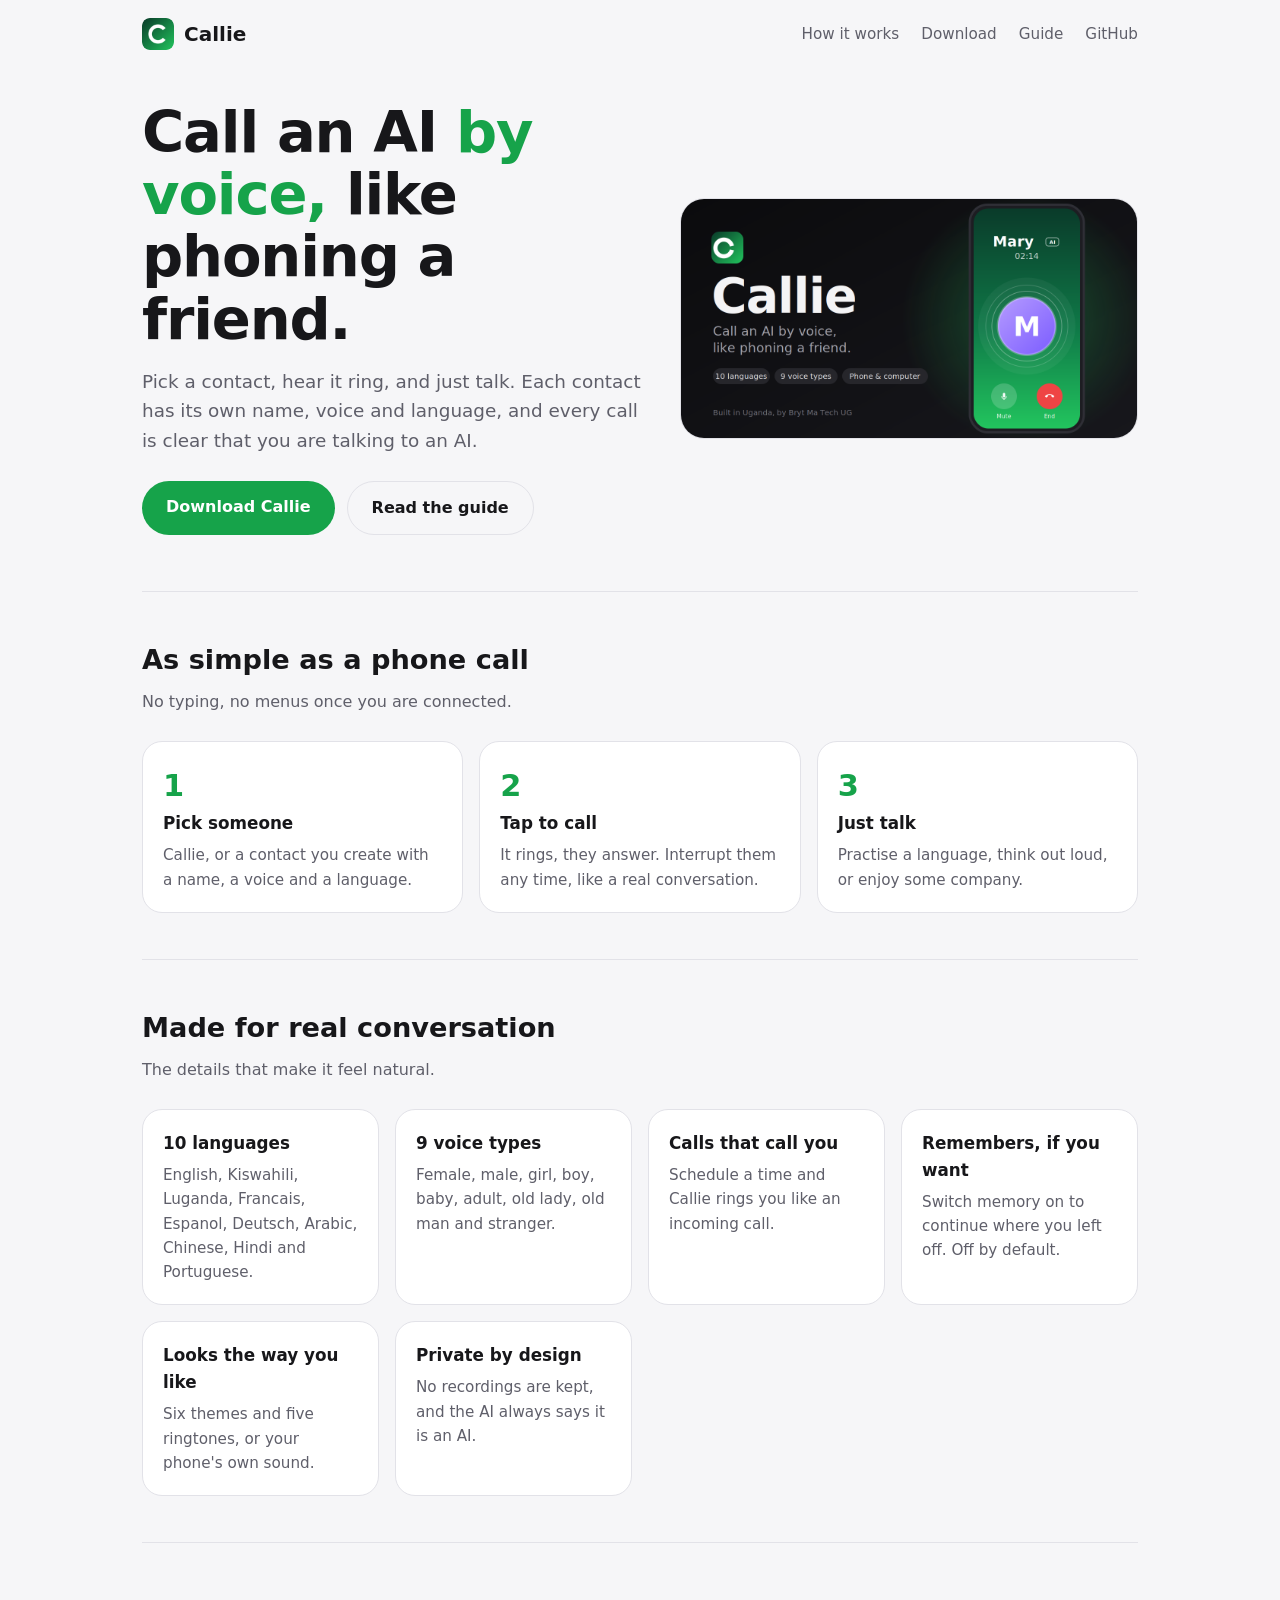
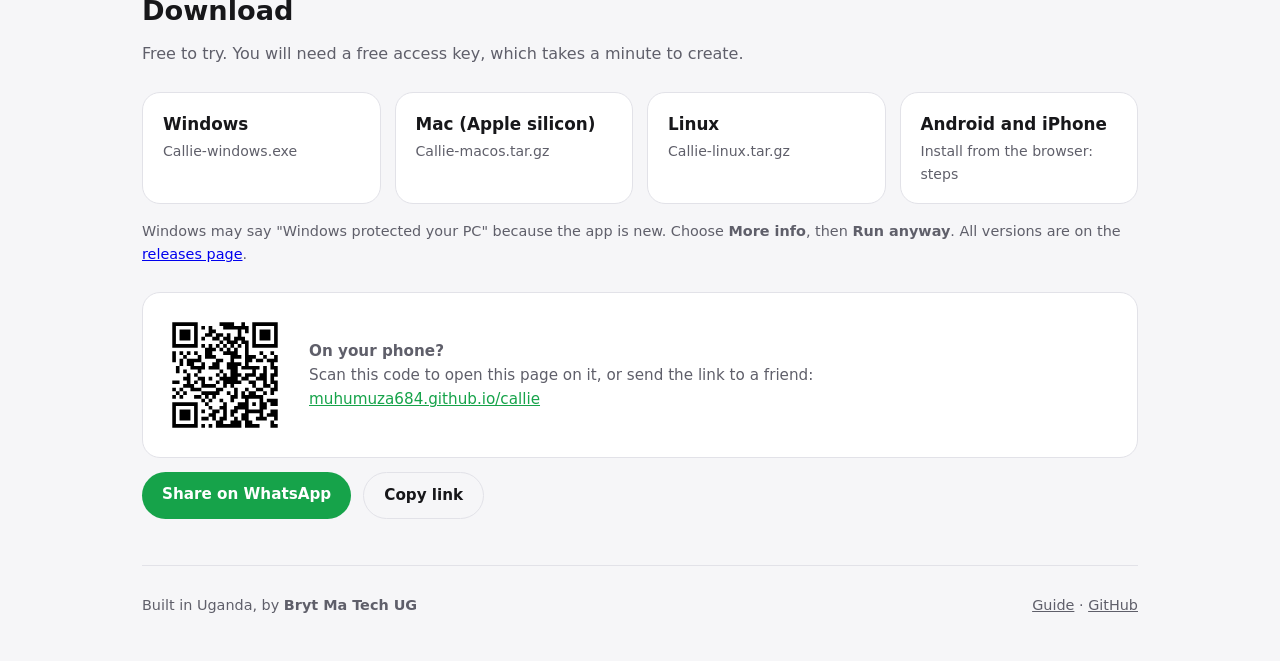
<file: docs/index.html>
<!doctype html>
<html lang="en">
<head>
<meta charset="utf-8">
<meta name="viewport" content="width=device-width, initial-scale=1">
<title>Callie - call an AI by voice</title>
<meta name="description" content="Callie lets you talk with friendly AI companions by voice, as simply as making a phone call.">
<meta property="og:title" content="Callie"><meta property="og:description" content="Call an AI by voice, like phoning a friend."><meta property="og:image" content="hero.png">
<link rel="icon" href="icon.png">
<style>
:root{--bg:#0b0b0d;--panel:#141417;--line:#26262b;--ink:#f4f4f5;--mute:#a1a1aa;--accent:#22c55e;--on:#04210f}
@media (prefers-color-scheme:light){:root{--bg:#f6f6f8;--panel:#fff;--line:#e2e2e8;--ink:#17171a;--mute:#5f5f6a;--accent:#16a34a;--on:#fff}}
*{box-sizing:border-box}html{scroll-behavior:smooth}
body{margin:0;background:var(--bg);color:var(--ink);font-family:system-ui,-apple-system,Segoe UI,sans-serif;line-height:1.6}
.wrap{max-width:1040px;margin:0 auto;padding:0 22px}
nav{display:flex;align-items:center;justify-content:space-between;padding:18px 0}
.logo{display:flex;align-items:center;gap:10px;font-weight:700;font-size:1.25rem;color:inherit;text-decoration:none}.logo img{width:32px;height:32px;border-radius:8px}
nav a.l{color:var(--mute);text-decoration:none;margin-left:22px;font-size:.95rem}
.hero{display:grid;grid-template-columns:1.05fr .95fr;gap:32px;align-items:center;padding:34px 0 56px}
@media(max-width:820px){.hero{grid-template-columns:1fr}nav a.l{display:none}}
h1{font-size:clamp(2.2rem,5.2vw,3.6rem);line-height:1.08;margin:0 0 16px;letter-spacing:-.02em}h1 em{font-style:normal;color:var(--accent)}
.lead{color:var(--mute);font-size:1.15rem;max-width:32em;margin:0 0 26px}
.btns{display:flex;gap:12px;flex-wrap:wrap}
.btn{display:inline-block;padding:13px 24px;border-radius:999px;font-weight:600;text-decoration:none;background:var(--accent);color:var(--on)}
.btn.o{background:none;border:1px solid var(--line);color:var(--ink)}
.hero img.pic{width:100%;height:auto;border-radius:24px;border:1px solid var(--line)}
section{padding:46px 0;border-top:1px solid var(--line)}h2{font-size:1.7rem;margin:0 0 8px}.sub{color:var(--mute);margin:0 0 26px}
.grid{display:grid;grid-template-columns:repeat(auto-fit,minmax(220px,1fr));gap:16px}
.card{background:var(--panel);border:1px solid var(--line);border-radius:20px;padding:20px}.card h3{margin:0 0 6px;font-size:1.05rem}.card p{margin:0;color:var(--mute);font-size:.95rem}
.num{font-size:1.9rem;font-weight:700;color:var(--accent)}
.dl{display:grid;grid-template-columns:repeat(auto-fit,minmax(200px,1fr));gap:14px}
.dl a{display:flex;flex-direction:column;gap:2px;padding:18px 20px;border-radius:18px;background:var(--panel);border:1px solid var(--line);color:inherit;text-decoration:none}
.dl a:hover{border-color:var(--accent)}.dl b{font-size:1.05rem}.dl span{color:var(--mute);font-size:.88rem}
.note{color:var(--mute);font-size:.9rem;margin-top:16px}
.share{display:flex;gap:12px;flex-wrap:wrap;margin-top:14px}.share .btn{padding:10px 20px;font-size:.95rem}
.qr{display:flex;gap:18px;align-items:center;margin-top:26px;padding:16px;background:var(--panel);border:1px solid var(--line);border-radius:18px}.qr img{background:#fff;border-radius:10px;padding:6px;flex:none}.qr p{margin:0;color:var(--mute);font-size:.95rem}.qr a{color:var(--accent)}@media (max-width:480px){.qr{flex-direction:column;text-align:center}}
footer{border-top:1px solid var(--line);padding:28px 0 44px;color:var(--mute);font-size:.9rem;display:flex;justify-content:space-between;flex-wrap:wrap;gap:10px}footer a{color:inherit}
</style>
</head>
<body>
<div class="wrap">
  <nav><a class="logo" href="#"><img src="icon.png" alt="">Callie</a>
    <div><a class="l" href="#how">How it works</a><a class="l" href="#download">Download</a><a class="l" href="guide.html">Guide</a><a class="l" href="https://github.com/muhumuza684/callie">GitHub</a></div></nav>

  <div class="hero">
    <div>
      <h1>Call an AI <em>by voice,</em> like phoning a friend.</h1>
      <p class="lead">Pick a contact, hear it ring, and just talk. Each contact has its own name, voice and language, and every call is clear that you are talking to an AI.</p>
      <div class="btns"><a class="btn" href="#download">Download Callie</a><a class="btn o" href="guide.html">Read the guide</a></div>
    </div>
    <img class="pic" src="hero.png" alt="Callie on a call with Mary">
  </div>

  <section id="how">
    <h2>As simple as a phone call</h2><p class="sub">No typing, no menus once you are connected.</p>
    <div class="grid">
      <div class="card"><div class="num">1</div><h3>Pick someone</h3><p>Callie, or a contact you create with a name, a voice and a language.</p></div>
      <div class="card"><div class="num">2</div><h3>Tap to call</h3><p>It rings, they answer. Interrupt them any time, like a real conversation.</p></div>
      <div class="card"><div class="num">3</div><h3>Just talk</h3><p>Practise a language, think out loud, or enjoy some company.</p></div>
    </div>
  </section>

  <section>
    <h2>Made for real conversation</h2><p class="sub">The details that make it feel natural.</p>
    <div class="grid">
      <div class="card"><h3>10 languages</h3><p>English, Kiswahili, Luganda, Francais, Espanol, Deutsch, Arabic, Chinese, Hindi and Portuguese.</p></div>
      <div class="card"><h3>9 voice types</h3><p>Female, male, girl, boy, baby, adult, old lady, old man and stranger.</p></div>
      <div class="card"><h3>Calls that call you</h3><p>Schedule a time and Callie rings you like an incoming call.</p></div>
      <div class="card"><h3>Remembers, if you want</h3><p>Switch memory on to continue where you left off. Off by default.</p></div>
      <div class="card"><h3>Looks the way you like</h3><p>Six themes and five ringtones, or your phone's own sound.</p></div>
      <div class="card"><h3>Private by design</h3><p>No recordings are kept, and the AI always says it is an AI.</p></div>
    </div>
  </section>

  <section id="download">
    <h2>Download</h2><p class="sub">Free to try. You will need a free access key, which takes a minute to create.</p>
    <div class="dl">
      <a href="https://github.com/muhumuza684/callie/releases/latest/download/Callie-windows.exe"><b>Windows</b><span>Callie-windows.exe</span></a>
      <a href="https://github.com/muhumuza684/callie/releases/latest/download/Callie-macos.tar.gz"><b>Mac (Apple silicon)</b><span>Callie-macos.tar.gz</span></a>
      <a href="https://github.com/muhumuza684/callie/releases/latest/download/Callie-linux.tar.gz"><b>Linux</b><span>Callie-linux.tar.gz</span></a>
      <a id="phoneBtn" href="phone.html"><b>Android and iPhone</b><span>Install from the browser: steps</span></a>
    </div>
    <p class="note">Windows may say "Windows protected your PC" because the app is new. Choose <b>More info</b>, then <b>Run anyway</b>. All versions are on the <a href="https://github.com/muhumuza684/callie/releases">releases page</a>.</p>
    <div class="qr"><img src="qr.svg" width="132" height="132" alt="QR code that opens this page"><p><b>On your phone?</b><br>Scan this code to open this page on it, or send the link to a friend:<br><a href="https://muhumuza684.github.io/callie/">muhumuza684.github.io/callie</a></p></div>
    <div class="share"><a class="btn" id="wa" href="#">Share on WhatsApp</a><a class="btn o" id="copy" href="#">Copy link</a></div>
  </section>

  <footer><div>Built in Uganda, by <b>Bryt Ma Tech UG</b></div><div><a href="guide.html">Guide</a> &middot; <a href="https://github.com/muhumuza684/callie">GitHub</a></div></footer>
</div>
<script>
// Put your always-on Callie address here (it must start with https://). While it is empty, the phone button opens the install steps.
const APP_URL = "";
const SITE = "https://muhumuza684.github.io/callie/";
const btn = document.getElementById("phoneBtn");
if (APP_URL) { btn.href = APP_URL; btn.target = "_blank"; btn.rel = "noopener"; btn.querySelector("span").textContent = "Open Callie in your browser"; }
const msg = "Try Callie: call an AI by voice, like phoning a friend. " + SITE;
document.getElementById("wa").href = "https://wa.me/?text=" + encodeURIComponent(msg);
document.getElementById("copy").addEventListener("click", async e => {
  e.preventDefault();
  try { if (navigator.share) { await navigator.share({ title: "Callie", text: msg, url: SITE }); return; } } catch (_) { return; }
  try { await navigator.clipboard.writeText(SITE); e.target.textContent = "Link copied"; } catch (_) { window.prompt("Copy this link:", SITE); }
});
</script>
</body>
</html>
</file>
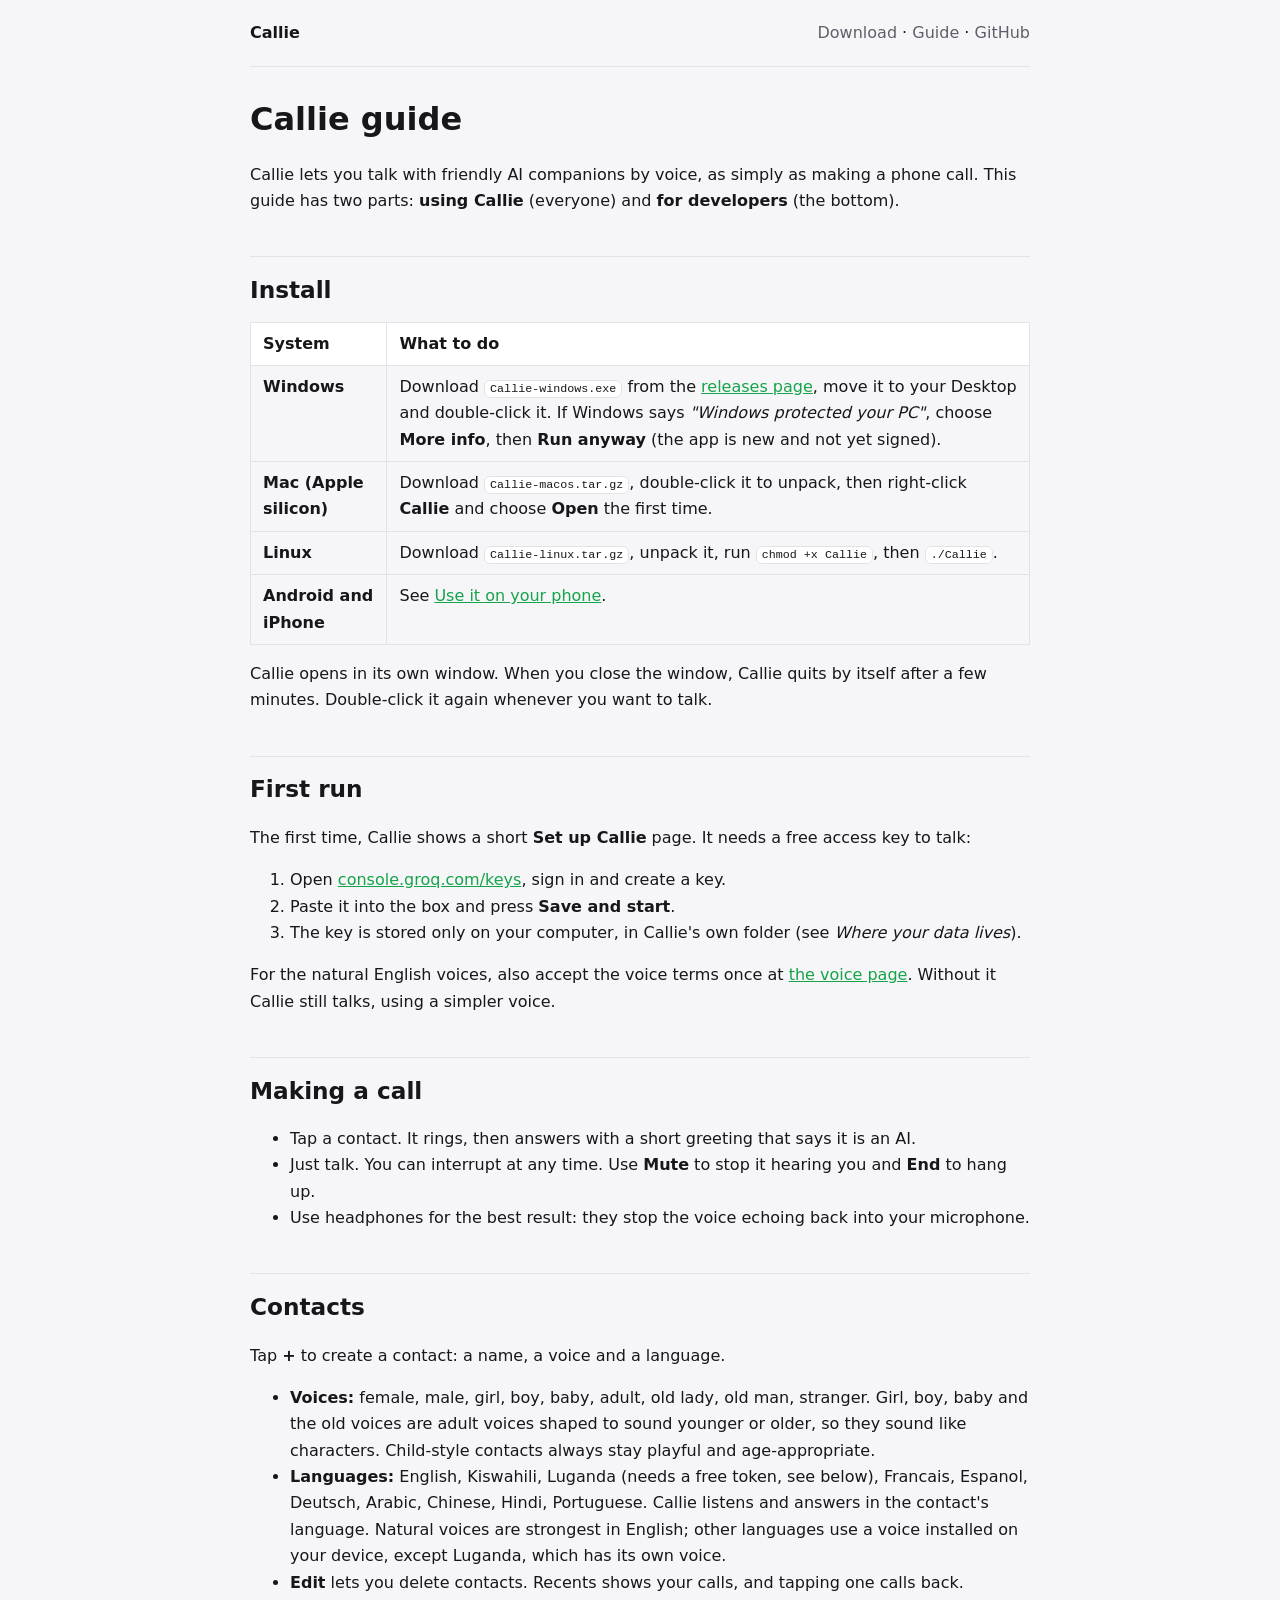
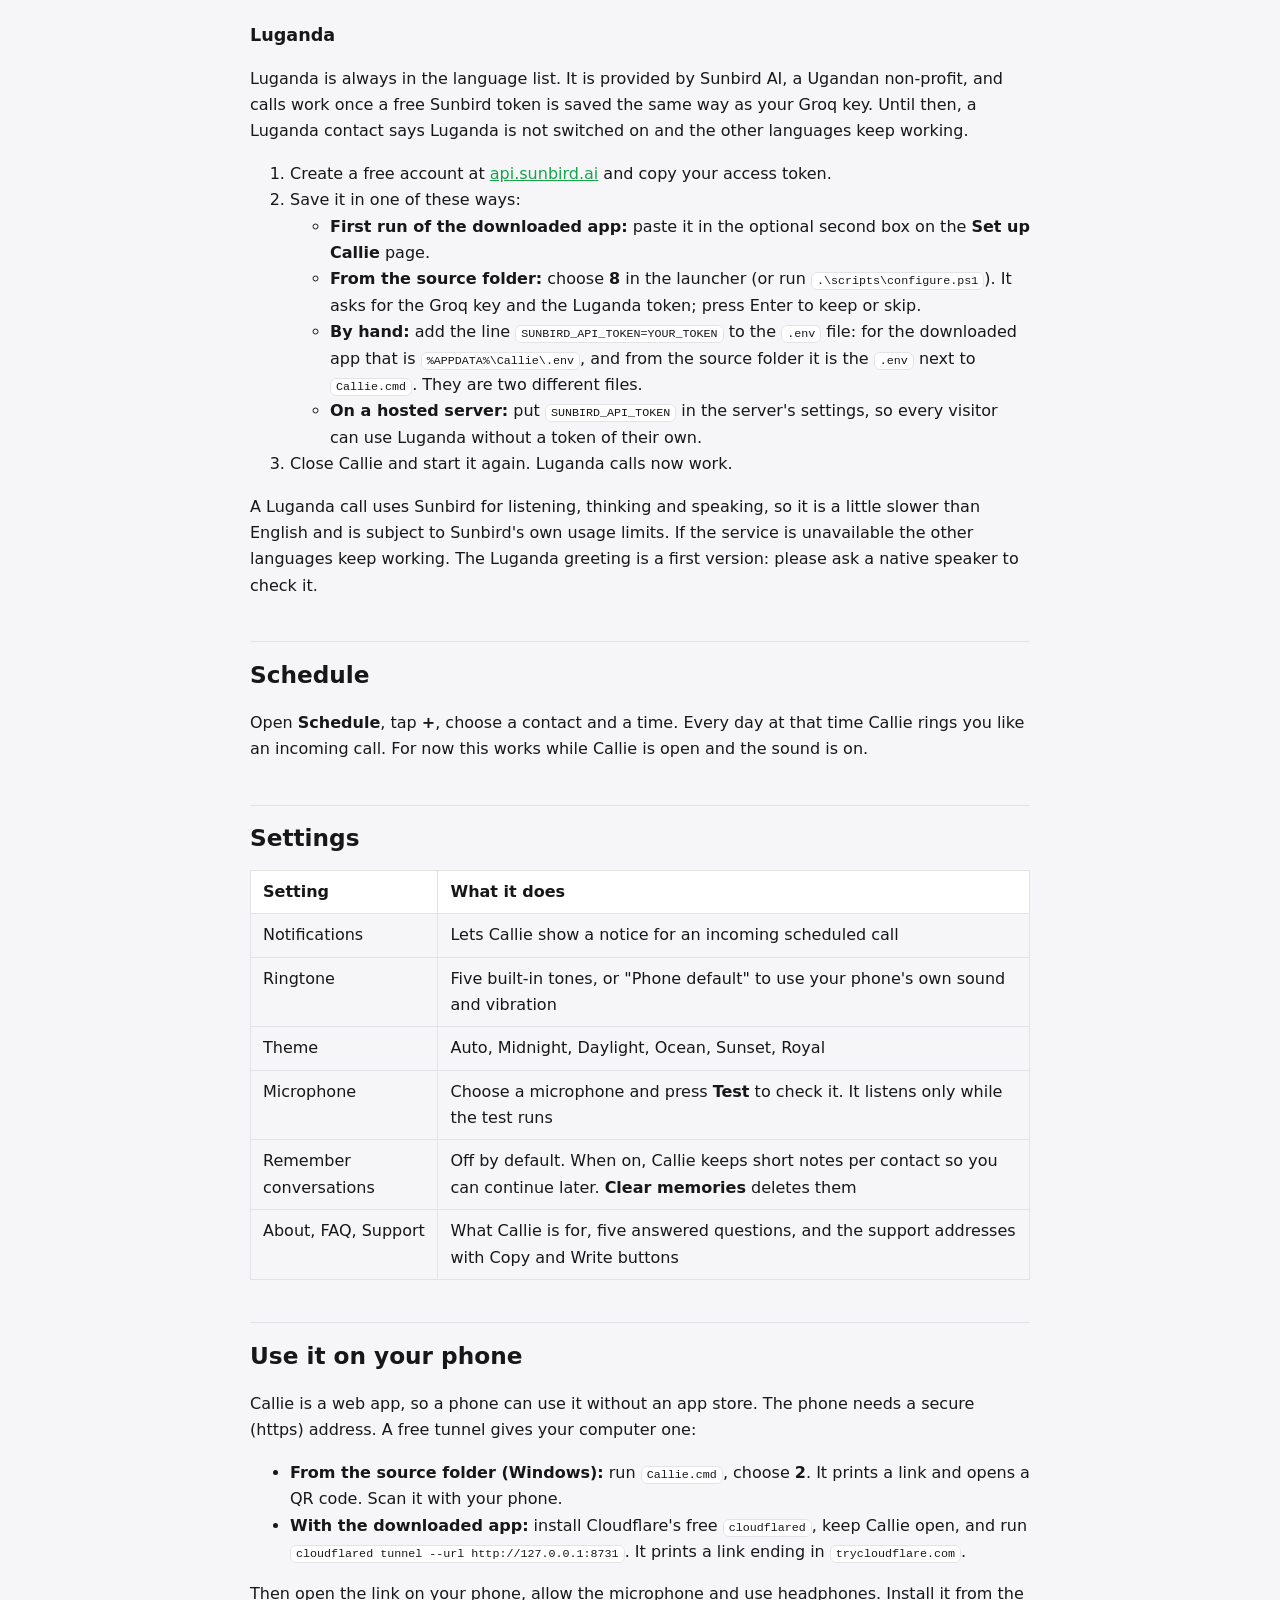
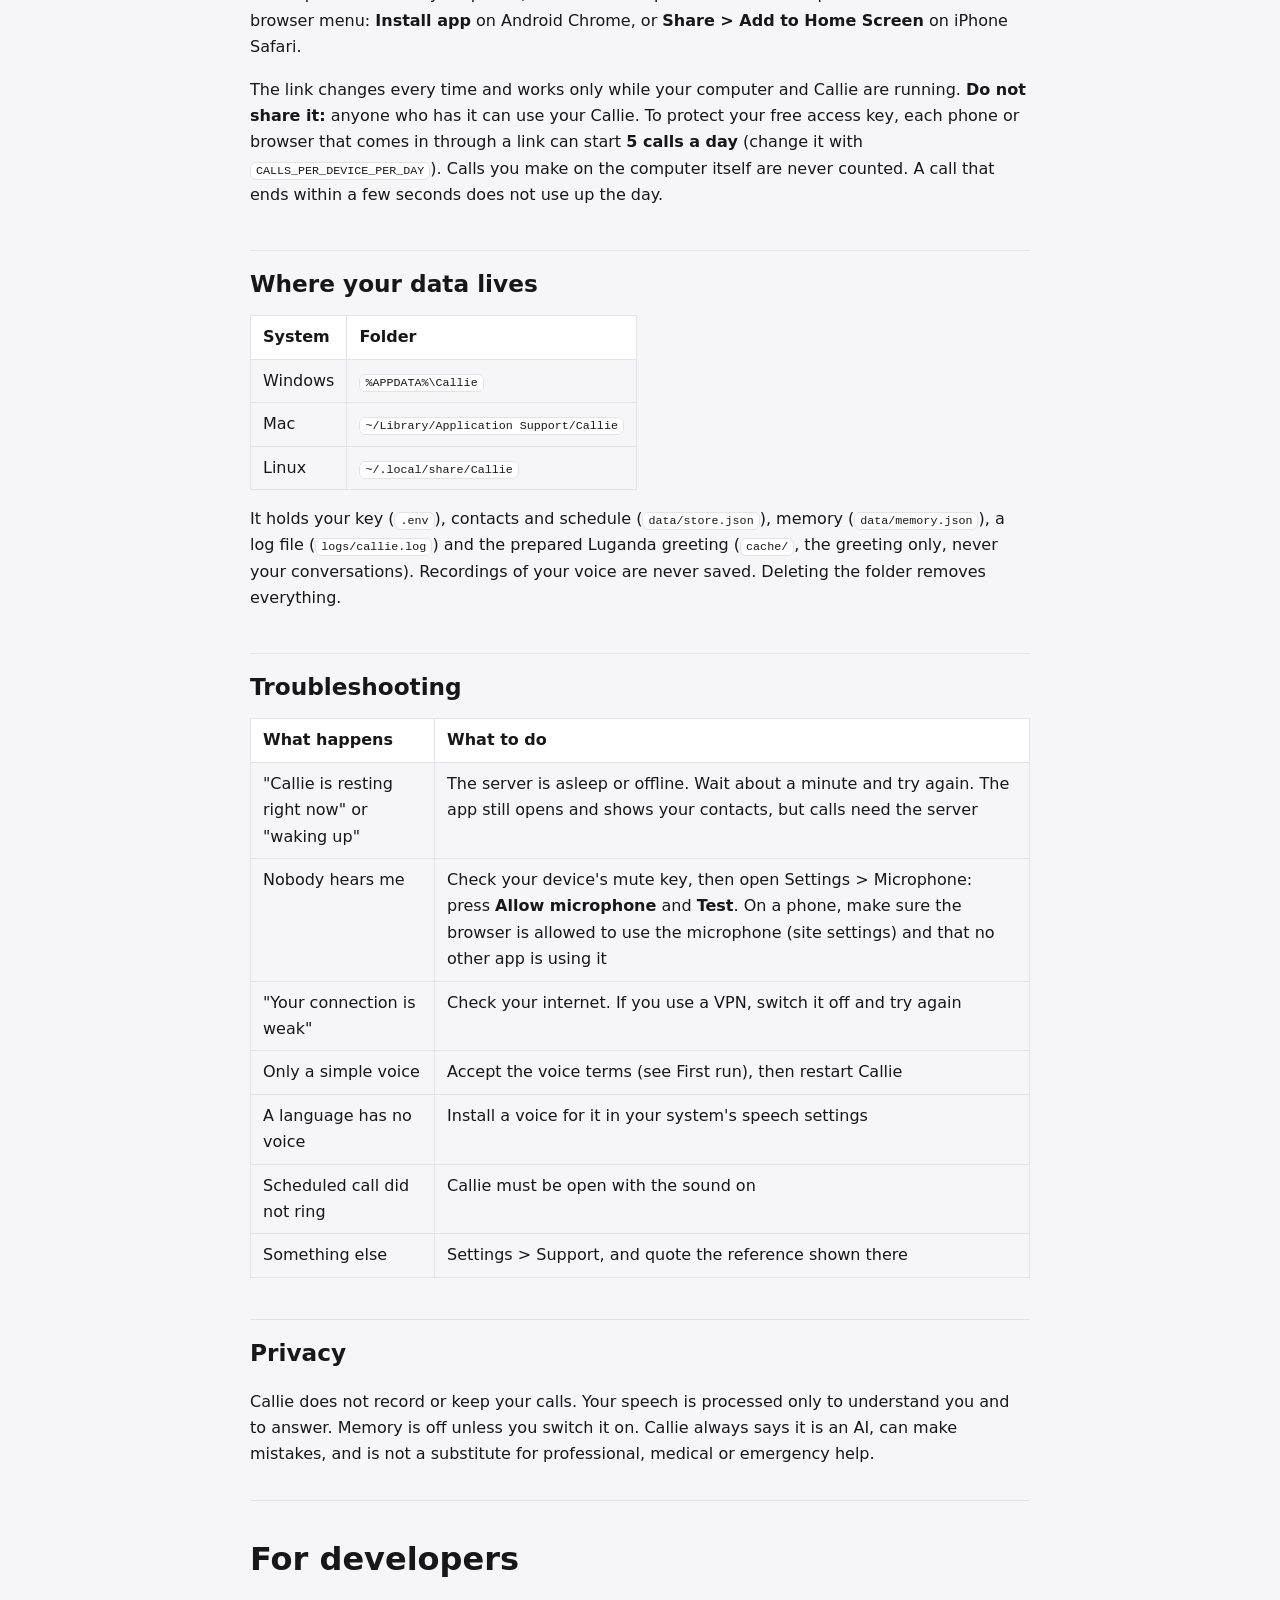
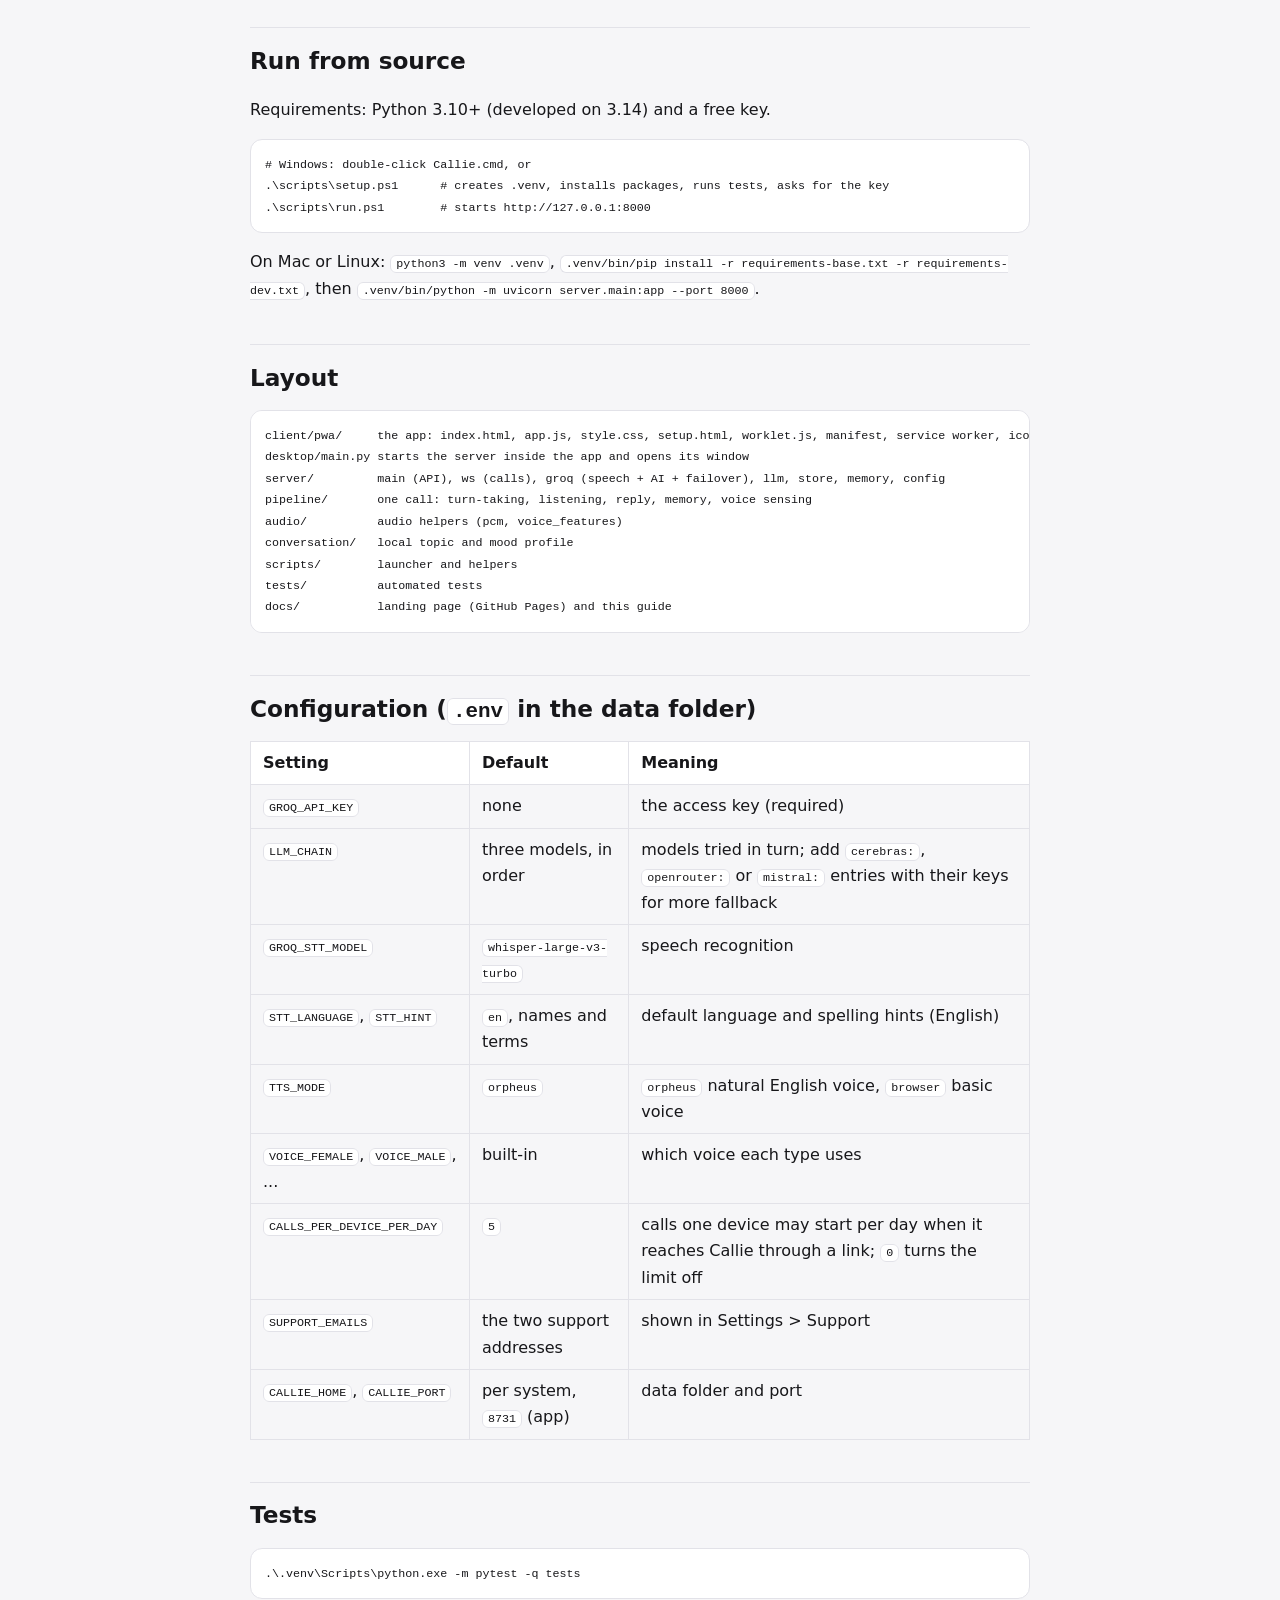
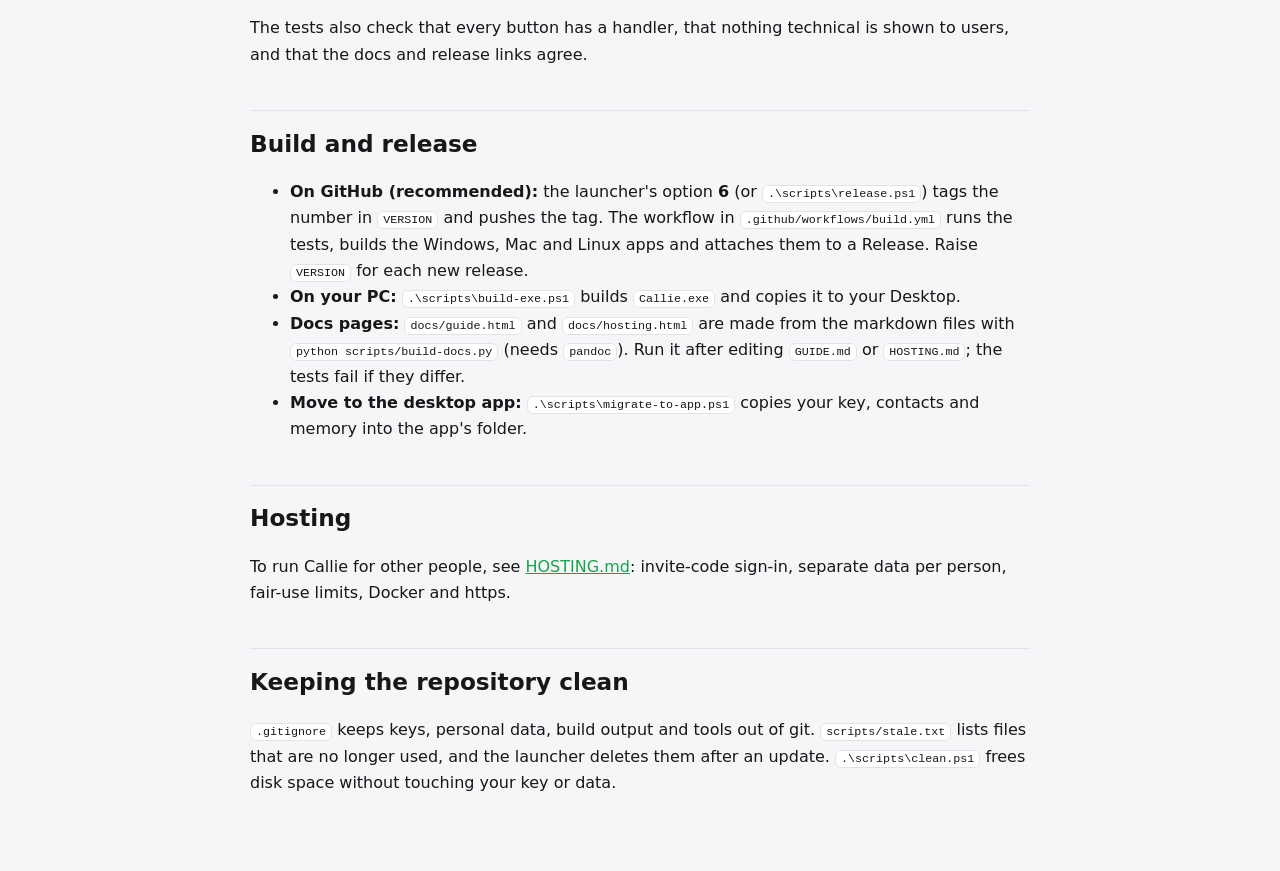
<file: docs/guide.html>
<!doctype html>
<html lang="en"><head><meta charset="utf-8"><meta name="viewport" content="width=device-width,initial-scale=1,viewport-fit=cover">
<title>Callie guide</title><link rel="icon" href="icon.png"><style>:root{--bg:#0b0b0d;--panel:#141417;--line:#26262b;--ink:#f4f4f5;--mute:#a1a1aa;--accent:#22c55e}
@media (prefers-color-scheme:light){:root{--bg:#f6f6f8;--panel:#fff;--line:#e2e2e8;--ink:#17171a;--mute:#5f5f6a;--accent:#16a34a}}
*{box-sizing:border-box}html{scroll-padding-top:16px}
body{margin:0;background:var(--bg);color:var(--ink);font-family:system-ui,-apple-system,Segoe UI,sans-serif;line-height:1.65;padding:env(safe-area-inset-top,0px) 0 env(safe-area-inset-bottom,0px)}
.w{max-width:820px;margin:0 auto;padding:0 20px 60px}
nav{display:flex;justify-content:space-between;align-items:center;padding:20px 0;border-bottom:1px solid var(--line);margin-bottom:10px}nav a{color:var(--mute);text-decoration:none}nav b a{color:var(--ink)}
h1{font-size:2rem;margin:.8em 0 .3em}h2{font-size:1.45rem;margin:1.8em 0 .4em;padding-top:.6em;border-top:1px solid var(--line)}h3{font-size:1.1rem;margin:1.4em 0 .3em}
a{color:var(--accent)}code{background:var(--panel);border:1px solid var(--line);border-radius:6px;padding:1px 5px;font-size:.9em}
pre{background:var(--panel);border:1px solid var(--line);border-radius:12px;padding:14px;overflow-x:auto}pre code{border:0;padding:0;background:none}
table{border-collapse:collapse;display:block;overflow-x:auto;max-width:100%;margin:12px 0}th,td{border:1px solid var(--line);padding:8px 12px;text-align:left;vertical-align:top}th{background:var(--panel)}
hr{border:0;border-top:1px solid var(--line);margin:2em 0}</style></head>
<body><div class="w"><nav><b><a href="./">Callie</a></b><span><a href="./#download">Download</a> &middot; <a href="guide.html">Guide</a> &middot; <a href="https://github.com/muhumuza684/callie">GitHub</a></span></nav>
<h1 id="callie-guide">Callie guide</h1>
<p>Callie lets you talk with friendly AI companions by voice, as simply
as making a phone call. This guide has two parts: <strong>using
Callie</strong> (everyone) and <strong>for developers</strong> (the
bottom).</p>
<h2 id="install">Install</h2>
<table>
<thead>
<tr class="header">
<th>System</th>
<th>What to do</th>
</tr>
</thead>
<tbody>
<tr class="odd">
<td><strong>Windows</strong></td>
<td>Download <code>Callie-windows.exe</code> from the <a
href="https://github.com/muhumuza684/callie/releases/latest">releases
page</a>, move it to your Desktop and double-click it. If Windows says
<em>"Windows protected your PC"</em>, choose <strong>More info</strong>,
then <strong>Run anyway</strong> (the app is new and not yet
signed).</td>
</tr>
<tr class="even">
<td><strong>Mac (Apple silicon)</strong></td>
<td>Download <code>Callie-macos.tar.gz</code>, double-click it to
unpack, then right-click <strong>Callie</strong> and choose
<strong>Open</strong> the first time.</td>
</tr>
<tr class="odd">
<td><strong>Linux</strong></td>
<td>Download <code>Callie-linux.tar.gz</code>, unpack it, run
<code>chmod +x Callie</code>, then <code>./Callie</code>.</td>
</tr>
<tr class="even">
<td><strong>Android and iPhone</strong></td>
<td>See <a href="#use-it-on-your-phone">Use it on your phone</a>.</td>
</tr>
</tbody>
</table>
<p>Callie opens in its own window. When you close the window, Callie
quits by itself after a few minutes. Double-click it again whenever you
want to talk.</p>
<h2 id="first-run">First run</h2>
<p>The first time, Callie shows a short <strong>Set up Callie</strong>
page. It needs a free access key to talk:</p>
<ol type="1">
<li>Open <a
href="https://console.groq.com/keys">console.groq.com/keys</a>, sign in
and create a key.</li>
<li>Paste it into the box and press <strong>Save and
start</strong>.</li>
<li>The key is stored only on your computer, in Callie's own folder (see
<em>Where your data lives</em>).</li>
</ol>
<p>For the natural English voices, also accept the voice terms once at
<a
href="https://console.groq.com/playground?model=canopylabs/orpheus-v1-english">the
voice page</a>. Without it Callie still talks, using a simpler
voice.</p>
<h2 id="making-a-call">Making a call</h2>
<ul>
<li>Tap a contact. It rings, then answers with a short greeting that
says it is an AI.</li>
<li>Just talk. You can interrupt at any time. Use <strong>Mute</strong>
to stop it hearing you and <strong>End</strong> to hang up.</li>
<li>Use headphones for the best result: they stop the voice echoing back
into your microphone.</li>
</ul>
<h2 id="contacts">Contacts</h2>
<p>Tap <strong>+</strong> to create a contact: a name, a voice and a
language.</p>
<ul>
<li><strong>Voices:</strong> female, male, girl, boy, baby, adult, old
lady, old man, stranger. Girl, boy, baby and the old voices are adult
voices shaped to sound younger or older, so they sound like characters.
Child-style contacts always stay playful and age-appropriate.</li>
<li><strong>Languages:</strong> English, Kiswahili, Luganda (needs a
free token, see below), Francais, Espanol, Deutsch, Arabic, Chinese,
Hindi, Portuguese. Callie listens and answers in the contact's language.
Natural voices are strongest in English; other languages use a voice
installed on your device, except Luganda, which has its own voice.</li>
<li><strong>Edit</strong> lets you delete contacts. Recents shows your
calls, and tapping one calls back.</li>
</ul>
<h3 id="luganda">Luganda</h3>
<p>Luganda is always in the language list. It is provided by Sunbird AI,
a Ugandan non-profit, and calls work once a free Sunbird token is saved
the same way as your Groq key. Until then, a Luganda contact says
Luganda is not switched on and the other languages keep working.</p>
<ol type="1">
<li>Create a free account at <a
href="https://api.sunbird.ai">api.sunbird.ai</a> and copy your access
token.</li>
<li>Save it in one of these ways:
<ul>
<li><strong>First run of the downloaded app:</strong> paste it in the
optional second box on the <strong>Set up Callie</strong> page.</li>
<li><strong>From the source folder:</strong> choose <strong>8</strong>
in the launcher (or run <code>.\scripts\configure.ps1</code>). It asks
for the Groq key and the Luganda token; press Enter to keep or
skip.</li>
<li><strong>By hand:</strong> add the line
<code>SUNBIRD_API_TOKEN=YOUR_TOKEN</code> to the <code>.env</code> file:
for the downloaded app that is <code>%APPDATA%\Callie\.env</code>, and
from the source folder it is the <code>.env</code> next to
<code>Callie.cmd</code>. They are two different files.</li>
<li><strong>On a hosted server:</strong> put
<code>SUNBIRD_API_TOKEN</code> in the server's settings, so every
visitor can use Luganda without a token of their own.</li>
</ul></li>
<li>Close Callie and start it again. Luganda calls now work.</li>
</ol>
<p>A Luganda call uses Sunbird for listening, thinking and speaking, so
it is a little slower than English and is subject to Sunbird's own usage
limits. If the service is unavailable the other languages keep working.
The Luganda greeting is a first version: please ask a native speaker to
check it.</p>
<h2 id="schedule">Schedule</h2>
<p>Open <strong>Schedule</strong>, tap <strong>+</strong>, choose a
contact and a time. Every day at that time Callie rings you like an
incoming call. For now this works while Callie is open and the sound is
on.</p>
<h2 id="settings">Settings</h2>
<table>
<thead>
<tr class="header">
<th>Setting</th>
<th>What it does</th>
</tr>
</thead>
<tbody>
<tr class="odd">
<td>Notifications</td>
<td>Lets Callie show a notice for an incoming scheduled call</td>
</tr>
<tr class="even">
<td>Ringtone</td>
<td>Five built-in tones, or "Phone default" to use your phone's own
sound and vibration</td>
</tr>
<tr class="odd">
<td>Theme</td>
<td>Auto, Midnight, Daylight, Ocean, Sunset, Royal</td>
</tr>
<tr class="even">
<td>Microphone</td>
<td>Choose a microphone and press <strong>Test</strong> to check it. It
listens only while the test runs</td>
</tr>
<tr class="odd">
<td>Remember conversations</td>
<td>Off by default. When on, Callie keeps short notes per contact so you
can continue later. <strong>Clear memories</strong> deletes them</td>
</tr>
<tr class="even">
<td>About, FAQ, Support</td>
<td>What Callie is for, five answered questions, and the support
addresses with Copy and Write buttons</td>
</tr>
</tbody>
</table>
<h2 id="use-it-on-your-phone">Use it on your phone</h2>
<p>Callie is a web app, so a phone can use it without an app store. The
phone needs a secure (https) address. A free tunnel gives your computer
one:</p>
<ul>
<li><strong>From the source folder (Windows):</strong> run
<code>Callie.cmd</code>, choose <strong>2</strong>. It prints a link and
opens a QR code. Scan it with your phone.</li>
<li><strong>With the downloaded app:</strong> install Cloudflare's free
<code>cloudflared</code>, keep Callie open, and run
<code>cloudflared tunnel --url http://127.0.0.1:8731</code>. It prints a
link ending in <code>trycloudflare.com</code>.</li>
</ul>
<p>Then open the link on your phone, allow the microphone and use
headphones. Install it from the browser menu: <strong>Install
app</strong> on Android Chrome, or <strong>Share &gt; Add to Home
Screen</strong> on iPhone Safari.</p>
<p>The link changes every time and works only while your computer and
Callie are running. <strong>Do not share it:</strong> anyone who has it
can use your Callie. To protect your free access key, each phone or
browser that comes in through a link can start <strong>5 calls a
day</strong> (change it with <code>CALLS_PER_DEVICE_PER_DAY</code>).
Calls you make on the computer itself are never counted. A call that
ends within a few seconds does not use up the day.</p>
<h2 id="where-your-data-lives">Where your data lives</h2>
<table>
<thead>
<tr class="header">
<th>System</th>
<th>Folder</th>
</tr>
</thead>
<tbody>
<tr class="odd">
<td>Windows</td>
<td><code>%APPDATA%\Callie</code></td>
</tr>
<tr class="even">
<td>Mac</td>
<td><code>~/Library/Application Support/Callie</code></td>
</tr>
<tr class="odd">
<td>Linux</td>
<td><code>~/.local/share/Callie</code></td>
</tr>
</tbody>
</table>
<p>It holds your key (<code>.env</code>), contacts and schedule
(<code>data/store.json</code>), memory (<code>data/memory.json</code>),
a log file (<code>logs/callie.log</code>) and the prepared Luganda
greeting (<code>cache/</code>, the greeting only, never your
conversations). Recordings of your voice are never saved. Deleting the
folder removes everything.</p>
<h2 id="troubleshooting">Troubleshooting</h2>
<table>
<thead>
<tr class="header">
<th>What happens</th>
<th>What to do</th>
</tr>
</thead>
<tbody>
<tr class="odd">
<td>"Callie is resting right now" or "waking up"</td>
<td>The server is asleep or offline. Wait about a minute and try again.
The app still opens and shows your contacts, but calls need the
server</td>
</tr>
<tr class="even">
<td>Nobody hears me</td>
<td>Check your device's mute key, then open Settings &gt; Microphone:
press <strong>Allow microphone</strong> and <strong>Test</strong>. On a
phone, make sure the browser is allowed to use the microphone (site
settings) and that no other app is using it</td>
</tr>
<tr class="odd">
<td>"Your connection is weak"</td>
<td>Check your internet. If you use a VPN, switch it off and try
again</td>
</tr>
<tr class="even">
<td>Only a simple voice</td>
<td>Accept the voice terms (see First run), then restart Callie</td>
</tr>
<tr class="odd">
<td>A language has no voice</td>
<td>Install a voice for it in your system's speech settings</td>
</tr>
<tr class="even">
<td>Scheduled call did not ring</td>
<td>Callie must be open with the sound on</td>
</tr>
<tr class="odd">
<td>Something else</td>
<td>Settings &gt; Support, and quote the reference shown there</td>
</tr>
</tbody>
</table>
<h2 id="privacy">Privacy</h2>
<p>Callie does not record or keep your calls. Your speech is processed
only to understand you and to answer. Memory is off unless you switch it
on. Callie always says it is an AI, can make mistakes, and is not a
substitute for professional, medical or emergency help.</p>
<hr />
<h1 id="for-developers">For developers</h1>
<h2 id="run-from-source">Run from source</h2>
<p>Requirements: Python 3.10+ (developed on 3.14) and a free key.</p>
<pre class="powershell"><code># Windows: double-click Callie.cmd, or
.\scripts\setup.ps1      # creates .venv, installs packages, runs tests, asks for the key
.\scripts\run.ps1        # starts http://127.0.0.1:8000</code></pre>
<p>On Mac or Linux: <code>python3 -m venv .venv</code>,
<code>.venv/bin/pip install -r requirements-base.txt -r requirements-dev.txt</code>,
then
<code>.venv/bin/python -m uvicorn server.main:app --port 8000</code>.</p>
<h2 id="layout">Layout</h2>
<pre><code>client/pwa/     the app: index.html, app.js, style.css, setup.html, worklet.js, manifest, service worker, icons
desktop/main.py starts the server inside the app and opens its window
server/         main (API), ws (calls), groq (speech + AI + failover), llm, store, memory, config
pipeline/       one call: turn-taking, listening, reply, memory, voice sensing
audio/          audio helpers (pcm, voice_features)
conversation/   local topic and mood profile
scripts/        launcher and helpers
tests/          automated tests
docs/           landing page (GitHub Pages) and this guide</code></pre>
<h2 id="configuration-env-in-the-data-folder">Configuration
(<code>.env</code> in the data folder)</h2>
<table>
<thead>
<tr class="header">
<th>Setting</th>
<th>Default</th>
<th>Meaning</th>
</tr>
</thead>
<tbody>
<tr class="odd">
<td><code>GROQ_API_KEY</code></td>
<td>none</td>
<td>the access key (required)</td>
</tr>
<tr class="even">
<td><code>LLM_CHAIN</code></td>
<td>three models, in order</td>
<td>models tried in turn; add <code>cerebras:</code>,
<code>openrouter:</code> or <code>mistral:</code> entries with their
keys for more fallback</td>
</tr>
<tr class="odd">
<td><code>GROQ_STT_MODEL</code></td>
<td><code>whisper-large-v3-turbo</code></td>
<td>speech recognition</td>
</tr>
<tr class="even">
<td><code>STT_LANGUAGE</code>, <code>STT_HINT</code></td>
<td><code>en</code>, names and terms</td>
<td>default language and spelling hints (English)</td>
</tr>
<tr class="odd">
<td><code>TTS_MODE</code></td>
<td><code>orpheus</code></td>
<td><code>orpheus</code> natural English voice, <code>browser</code>
basic voice</td>
</tr>
<tr class="even">
<td><code>VOICE_FEMALE</code>, <code>VOICE_MALE</code>, ...</td>
<td>built-in</td>
<td>which voice each type uses</td>
</tr>
<tr class="odd">
<td><code>CALLS_PER_DEVICE_PER_DAY</code></td>
<td><code>5</code></td>
<td>calls one device may start per day when it reaches Callie through a
link; <code>0</code> turns the limit off</td>
</tr>
<tr class="even">
<td><code>SUPPORT_EMAILS</code></td>
<td>the two support addresses</td>
<td>shown in Settings &gt; Support</td>
</tr>
<tr class="odd">
<td><code>CALLIE_HOME</code>, <code>CALLIE_PORT</code></td>
<td>per system, <code>8731</code> (app)</td>
<td>data folder and port</td>
</tr>
</tbody>
</table>
<h2 id="tests">Tests</h2>
<pre class="powershell"><code>.\.venv\Scripts\python.exe -m pytest -q tests</code></pre>
<p>The tests also check that every button has a handler, that nothing
technical is shown to users, and that the docs and release links
agree.</p>
<h2 id="build-and-release">Build and release</h2>
<ul>
<li><strong>On GitHub (recommended):</strong> the launcher's option
<strong>6</strong> (or <code>.\scripts\release.ps1</code>) tags the
number in <code>VERSION</code> and pushes the tag. The workflow in
<code>.github/workflows/build.yml</code> runs the tests, builds the
Windows, Mac and Linux apps and attaches them to a Release. Raise
<code>VERSION</code> for each new release.</li>
<li><strong>On your PC:</strong> <code>.\scripts\build-exe.ps1</code>
builds <code>Callie.exe</code> and copies it to your Desktop.</li>
<li><strong>Docs pages:</strong> <code>docs/guide.html</code> and
<code>docs/hosting.html</code> are made from the markdown files with
<code>python scripts/build-docs.py</code> (needs <code>pandoc</code>).
Run it after editing <code>GUIDE.md</code> or <code>HOSTING.md</code>;
the tests fail if they differ.</li>
<li><strong>Move to the desktop app:</strong>
<code>.\scripts\migrate-to-app.ps1</code> copies your key, contacts and
memory into the app's folder.</li>
</ul>
<h2 id="hosting">Hosting</h2>
<p>To run Callie for other people, see <a
href="hosting.html">HOSTING.md</a>: invite-code sign-in, separate data per
person, fair-use limits, Docker and https.</p>
<h2 id="keeping-the-repository-clean">Keeping the repository clean</h2>
<p><code>.gitignore</code> keeps keys, personal data, build output and
tools out of git. <code>scripts/stale.txt</code> lists files that are no
longer used, and the launcher deletes them after an update.
<code>.\scripts\clean.ps1</code> frees disk space without touching your
key or data.</p>
</div></body></html>
</file>
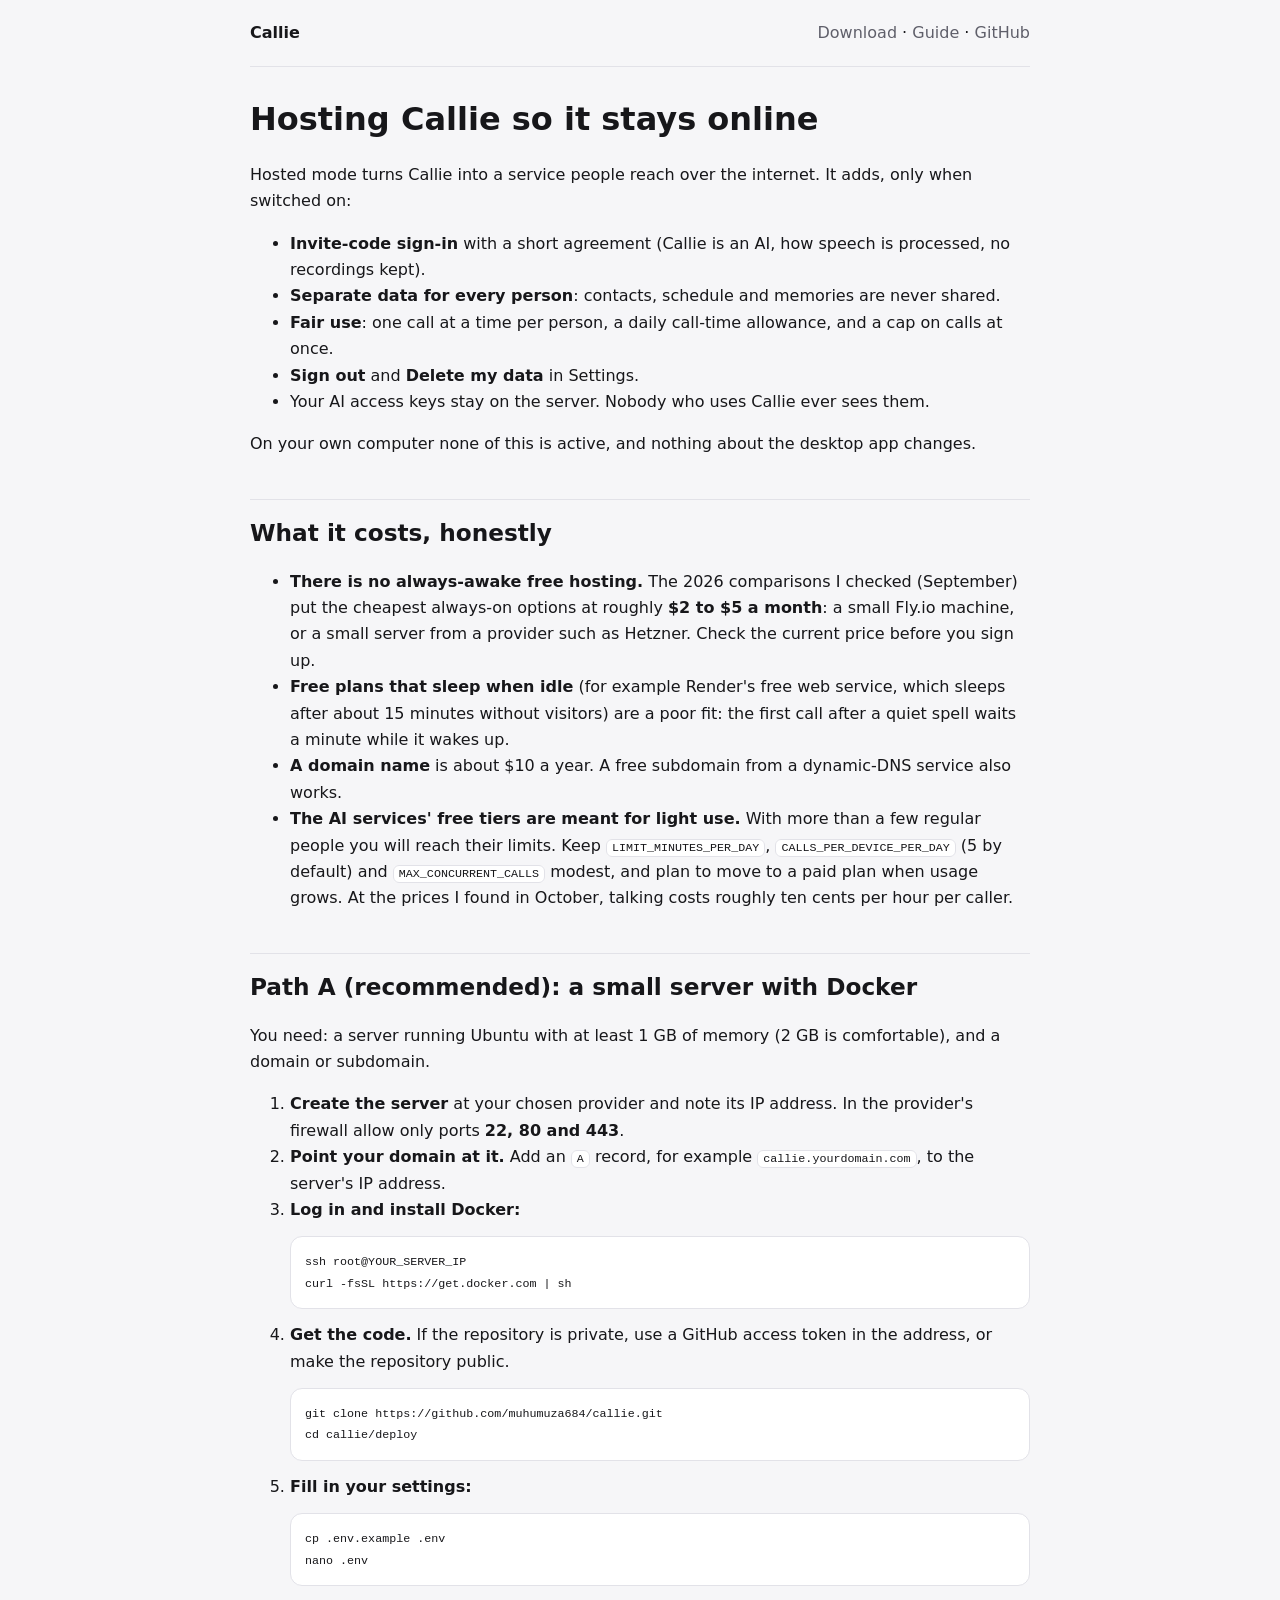
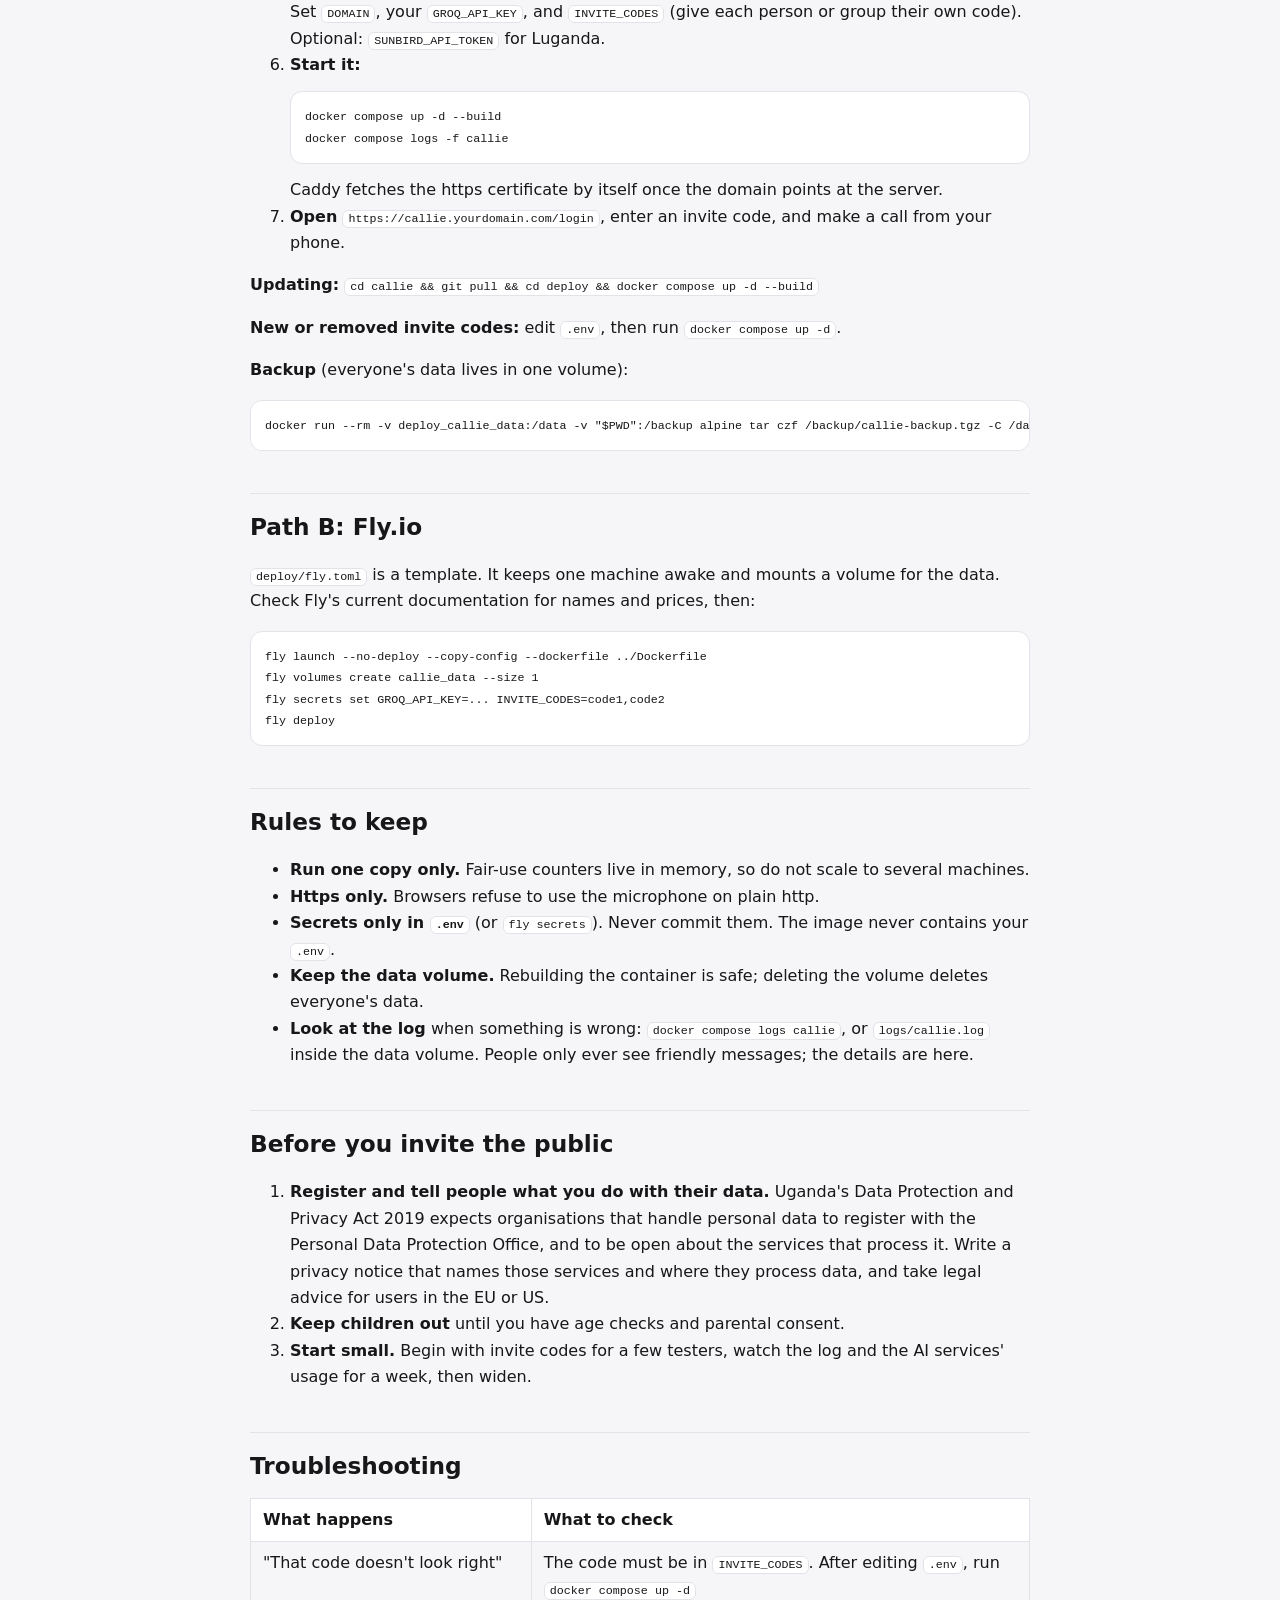
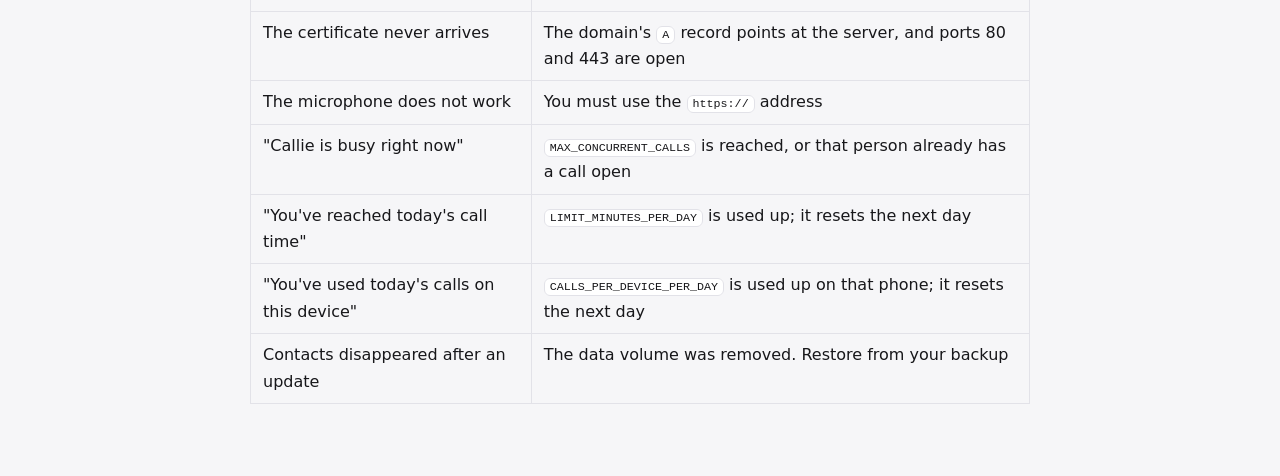
<file: docs/hosting.html>
<!doctype html>
<html lang="en"><head><meta charset="utf-8"><meta name="viewport" content="width=device-width,initial-scale=1,viewport-fit=cover">
<title>Hosting Callie</title><link rel="icon" href="icon.png"><style>:root{--bg:#0b0b0d;--panel:#141417;--line:#26262b;--ink:#f4f4f5;--mute:#a1a1aa;--accent:#22c55e}
@media (prefers-color-scheme:light){:root{--bg:#f6f6f8;--panel:#fff;--line:#e2e2e8;--ink:#17171a;--mute:#5f5f6a;--accent:#16a34a}}
*{box-sizing:border-box}html{scroll-padding-top:16px}
body{margin:0;background:var(--bg);color:var(--ink);font-family:system-ui,-apple-system,Segoe UI,sans-serif;line-height:1.65;padding:env(safe-area-inset-top,0px) 0 env(safe-area-inset-bottom,0px)}
.w{max-width:820px;margin:0 auto;padding:0 20px 60px}
nav{display:flex;justify-content:space-between;align-items:center;padding:20px 0;border-bottom:1px solid var(--line);margin-bottom:10px}nav a{color:var(--mute);text-decoration:none}nav b a{color:var(--ink)}
h1{font-size:2rem;margin:.8em 0 .3em}h2{font-size:1.45rem;margin:1.8em 0 .4em;padding-top:.6em;border-top:1px solid var(--line)}h3{font-size:1.1rem;margin:1.4em 0 .3em}
a{color:var(--accent)}code{background:var(--panel);border:1px solid var(--line);border-radius:6px;padding:1px 5px;font-size:.9em}
pre{background:var(--panel);border:1px solid var(--line);border-radius:12px;padding:14px;overflow-x:auto}pre code{border:0;padding:0;background:none}
table{border-collapse:collapse;display:block;overflow-x:auto;max-width:100%;margin:12px 0}th,td{border:1px solid var(--line);padding:8px 12px;text-align:left;vertical-align:top}th{background:var(--panel)}
hr{border:0;border-top:1px solid var(--line);margin:2em 0}</style></head>
<body><div class="w"><nav><b><a href="./">Callie</a></b><span><a href="./#download">Download</a> &middot; <a href="guide.html">Guide</a> &middot; <a href="https://github.com/muhumuza684/callie">GitHub</a></span></nav>
<h1 id="hosting-callie-so-it-stays-online">Hosting Callie so it stays
online</h1>
<p>Hosted mode turns Callie into a service people reach over the
internet. It adds, only when switched on:</p>
<ul>
<li><strong>Invite-code sign-in</strong> with a short agreement (Callie
is an AI, how speech is processed, no recordings kept).</li>
<li><strong>Separate data for every person</strong>: contacts, schedule
and memories are never shared.</li>
<li><strong>Fair use</strong>: one call at a time per person, a daily
call-time allowance, and a cap on calls at once.</li>
<li><strong>Sign out</strong> and <strong>Delete my data</strong> in
Settings.</li>
<li>Your AI access keys stay on the server. Nobody who uses Callie ever
sees them.</li>
</ul>
<p>On your own computer none of this is active, and nothing about the
desktop app changes.</p>
<h2 id="what-it-costs-honestly">What it costs, honestly</h2>
<ul>
<li><strong>There is no always-awake free hosting.</strong> The 2026
comparisons I checked (September) put the cheapest always-on options at
roughly <strong>$2 to $5 a month</strong>: a small Fly.io machine, or a
small server from a provider such as Hetzner. Check the current price
before you sign up.</li>
<li><strong>Free plans that sleep when idle</strong> (for example
Render's free web service, which sleeps after about 15 minutes without
visitors) are a poor fit: the first call after a quiet spell waits a
minute while it wakes up.</li>
<li><strong>A domain name</strong> is about $10 a year. A free subdomain
from a dynamic-DNS service also works.</li>
<li><strong>The AI services' free tiers are meant for light
use.</strong> With more than a few regular people you will reach their
limits. Keep <code>LIMIT_MINUTES_PER_DAY</code>,
<code>CALLS_PER_DEVICE_PER_DAY</code> (5 by default) and
<code>MAX_CONCURRENT_CALLS</code> modest, and plan to move to a paid
plan when usage grows. At the prices I found in October, talking costs
roughly ten cents per hour per caller.</li>
</ul>
<h2 id="path-a-recommended-a-small-server-with-docker">Path A
(recommended): a small server with Docker</h2>
<p>You need: a server running Ubuntu with at least 1 GB of memory (2 GB
is comfortable), and a domain or subdomain.</p>
<ol type="1">
<li><strong>Create the server</strong> at your chosen provider and note
its IP address. In the provider's firewall allow only ports <strong>22,
80 and 443</strong>.</li>
<li><strong>Point your domain at it.</strong> Add an <code>A</code>
record, for example <code>callie.yourdomain.com</code>, to the server's
IP address.</li>
<li><strong>Log in and install Docker:</strong>
<pre class="bash"><code>ssh root@YOUR_SERVER_IP
curl -fsSL https://get.docker.com | sh</code></pre></li>
<li><strong>Get the code.</strong> If the repository is private, use a
GitHub access token in the address, or make the repository public.
<pre class="bash"><code>git clone https://github.com/muhumuza684/callie.git
cd callie/deploy</code></pre></li>
<li><strong>Fill in your settings:</strong>
<pre class="bash"><code>cp .env.example .env
nano .env</code></pre>
Set <code>DOMAIN</code>, your <code>GROQ_API_KEY</code>, and
<code>INVITE_CODES</code> (give each person or group their own code).
Optional: <code>SUNBIRD_API_TOKEN</code> for Luganda.</li>
<li><strong>Start it:</strong>
<pre class="bash"><code>docker compose up -d --build
docker compose logs -f callie</code></pre>
Caddy fetches the https certificate by itself once the domain points at
the server.</li>
<li><strong>Open</strong>
<code>https://callie.yourdomain.com/login</code>, enter an invite code,
and make a call from your phone.</li>
</ol>
<p><strong>Updating:</strong>
<code>cd callie &amp;&amp; git pull &amp;&amp; cd deploy &amp;&amp; docker compose up -d --build</code></p>
<p><strong>New or removed invite codes:</strong> edit <code>.env</code>,
then run <code>docker compose up -d</code>.</p>
<p><strong>Backup</strong> (everyone's data lives in one volume):</p>
<pre class="bash"><code>docker run --rm -v deploy_callie_data:/data -v &quot;$PWD&quot;:/backup alpine tar czf /backup/callie-backup.tgz -C /data .</code></pre>
<h2 id="path-b-flyio">Path B: Fly.io</h2>
<p><code>deploy/fly.toml</code> is a template. It keeps one machine
awake and mounts a volume for the data. Check Fly's current
documentation for names and prices, then:</p>
<pre class="bash"><code>fly launch --no-deploy --copy-config --dockerfile ../Dockerfile
fly volumes create callie_data --size 1
fly secrets set GROQ_API_KEY=... INVITE_CODES=code1,code2
fly deploy</code></pre>
<h2 id="rules-to-keep">Rules to keep</h2>
<ul>
<li><strong>Run one copy only.</strong> Fair-use counters live in
memory, so do not scale to several machines.</li>
<li><strong>Https only.</strong> Browsers refuse to use the microphone
on plain http.</li>
<li><strong>Secrets only in <code>.env</code></strong> (or
<code>fly secrets</code>). Never commit them. The image never contains
your <code>.env</code>.</li>
<li><strong>Keep the data volume.</strong> Rebuilding the container is
safe; deleting the volume deletes everyone's data.</li>
<li><strong>Look at the log</strong> when something is wrong:
<code>docker compose logs callie</code>, or <code>logs/callie.log</code>
inside the data volume. People only ever see friendly messages; the
details are here.</li>
</ul>
<h2 id="before-you-invite-the-public">Before you invite the public</h2>
<ol type="1">
<li><strong>Register and tell people what you do with their
data.</strong> Uganda's Data Protection and Privacy Act 2019 expects
organisations that handle personal data to register with the Personal
Data Protection Office, and to be open about the services that process
it. Write a privacy notice that names those services and where they
process data, and take legal advice for users in the EU or US.</li>
<li><strong>Keep children out</strong> until you have age checks and
parental consent.</li>
<li><strong>Start small.</strong> Begin with invite codes for a few
testers, watch the log and the AI services' usage for a week, then
widen.</li>
</ol>
<h2 id="troubleshooting">Troubleshooting</h2>
<table>
<thead>
<tr class="header">
<th>What happens</th>
<th>What to check</th>
</tr>
</thead>
<tbody>
<tr class="odd">
<td>"That code doesn't look right"</td>
<td>The code must be in <code>INVITE_CODES</code>. After editing
<code>.env</code>, run <code>docker compose up -d</code></td>
</tr>
<tr class="even">
<td>The certificate never arrives</td>
<td>The domain's <code>A</code> record points at the server, and ports
80 and 443 are open</td>
</tr>
<tr class="odd">
<td>The microphone does not work</td>
<td>You must use the <code>https://</code> address</td>
</tr>
<tr class="even">
<td>"Callie is busy right now"</td>
<td><code>MAX_CONCURRENT_CALLS</code> is reached, or that person already
has a call open</td>
</tr>
<tr class="odd">
<td>"You've reached today's call time"</td>
<td><code>LIMIT_MINUTES_PER_DAY</code> is used up; it resets the next
day</td>
</tr>
<tr class="even">
<td>"You've used today's calls on this device"</td>
<td><code>CALLS_PER_DEVICE_PER_DAY</code> is used up on that phone; it
resets the next day</td>
</tr>
<tr class="odd">
<td>Contacts disappeared after an update</td>
<td>The data volume was removed. Restore from your backup</td>
</tr>
</tbody>
</table>
</div></body></html>
</file>
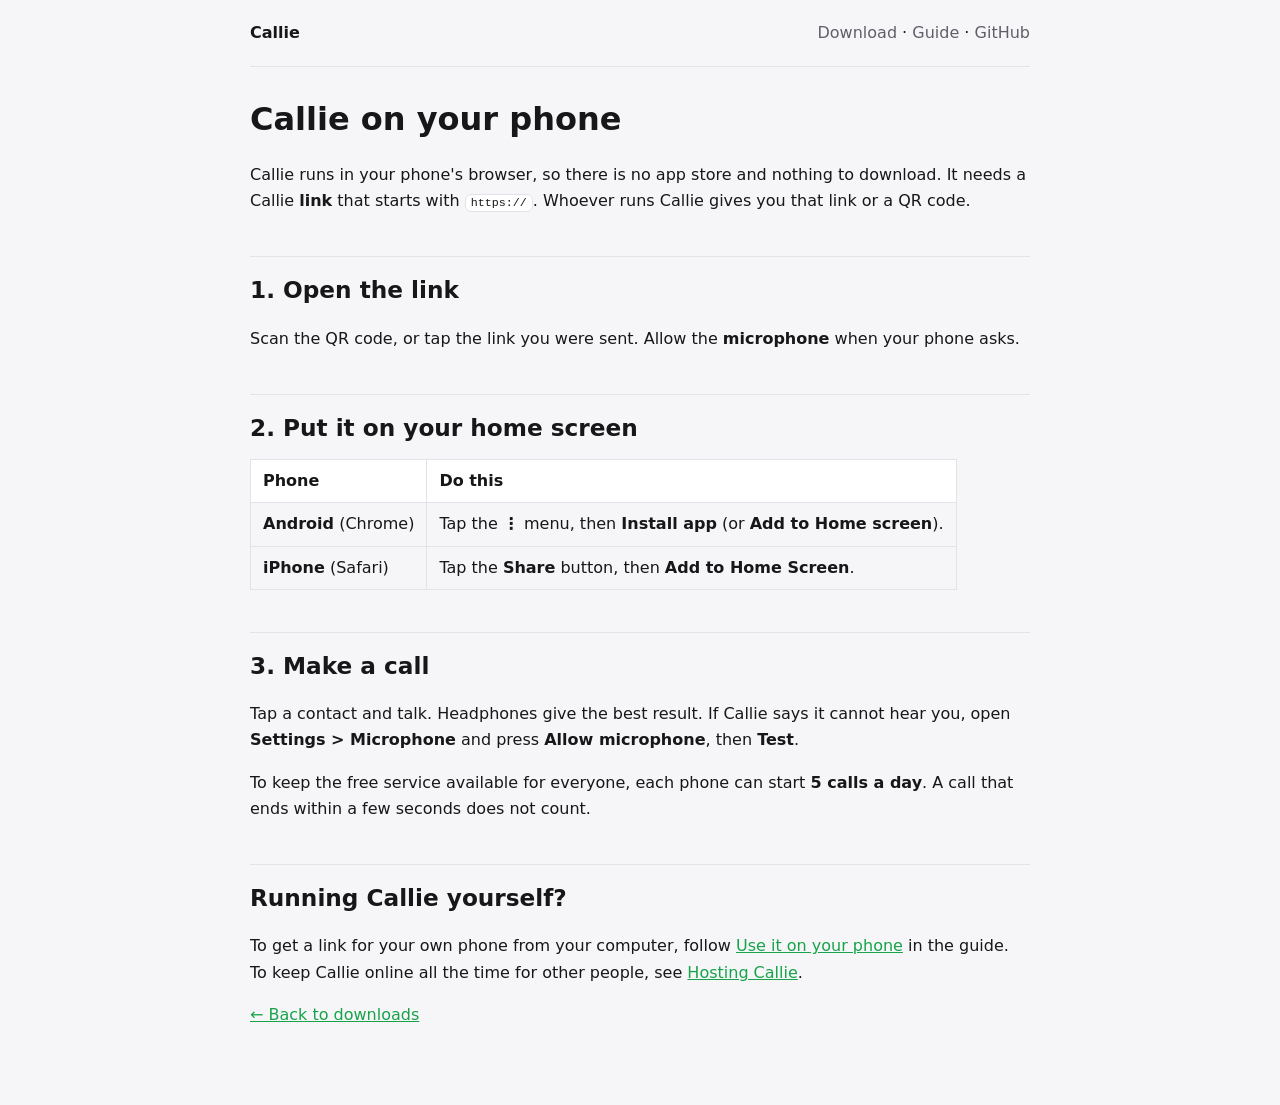
<file: docs/phone.html>
<!doctype html>
<html lang="en"><head><meta charset="utf-8"><meta name="viewport" content="width=device-width,initial-scale=1,viewport-fit=cover">
<title>Callie on your phone</title><link rel="icon" href="icon.png"><style>:root{--bg:#0b0b0d;--panel:#141417;--line:#26262b;--ink:#f4f4f5;--mute:#a1a1aa;--accent:#22c55e}
@media (prefers-color-scheme:light){:root{--bg:#f6f6f8;--panel:#fff;--line:#e2e2e8;--ink:#17171a;--mute:#5f5f6a;--accent:#16a34a}}
*{box-sizing:border-box}html{scroll-padding-top:16px}
body{margin:0;background:var(--bg);color:var(--ink);font-family:system-ui,-apple-system,Segoe UI,sans-serif;line-height:1.65;padding:env(safe-area-inset-top,0px) 0 env(safe-area-inset-bottom,0px)}
.w{max-width:820px;margin:0 auto;padding:0 20px 60px}
nav{display:flex;justify-content:space-between;align-items:center;padding:20px 0;border-bottom:1px solid var(--line);margin-bottom:10px}nav a{color:var(--mute);text-decoration:none}nav b a{color:var(--ink)}
h1{font-size:2rem;margin:.8em 0 .3em}h2{font-size:1.45rem;margin:1.8em 0 .4em;padding-top:.6em;border-top:1px solid var(--line)}h3{font-size:1.1rem;margin:1.4em 0 .3em}
a{color:var(--accent)}code{background:var(--panel);border:1px solid var(--line);border-radius:6px;padding:1px 5px;font-size:.9em}
pre{background:var(--panel);border:1px solid var(--line);border-radius:12px;padding:14px;overflow-x:auto}pre code{border:0;padding:0;background:none}
table{border-collapse:collapse;display:block;overflow-x:auto;max-width:100%;margin:12px 0}th,td{border:1px solid var(--line);padding:8px 12px;text-align:left;vertical-align:top}th{background:var(--panel)}
hr{border:0;border-top:1px solid var(--line);margin:2em 0}</style></head>
<body><div class="w"><nav><b><a href="./">Callie</a></b><span><a href="./#download">Download</a> &middot; <a href="guide.html">Guide</a> &middot; <a href="https://github.com/muhumuza684/callie">GitHub</a></span></nav>
<h1>Callie on your phone</h1>
<p>Callie runs in your phone's browser, so there is no app store and nothing to download. It needs a Callie <b>link</b> that starts with <code>https://</code>. Whoever runs Callie gives you that link or a QR code.</p>
<h2>1. Open the link</h2>
<p>Scan the QR code, or tap the link you were sent. Allow the <b>microphone</b> when your phone asks.</p>
<h2>2. Put it on your home screen</h2>
<table><thead><tr><th>Phone</th><th>Do this</th></tr></thead><tbody>
<tr><td><b>Android</b> (Chrome)</td><td>Tap the <b>&#8942;</b> menu, then <b>Install app</b> (or <b>Add to Home screen</b>).</td></tr>
<tr><td><b>iPhone</b> (Safari)</td><td>Tap the <b>Share</b> button, then <b>Add to Home Screen</b>.</td></tr>
</tbody></table>
<h2>3. Make a call</h2>
<p>Tap a contact and talk. Headphones give the best result. If Callie says it cannot hear you, open <b>Settings &gt; Microphone</b> and press <b>Allow microphone</b>, then <b>Test</b>.</p>
<p>To keep the free service available for everyone, each phone can start <b>5 calls a day</b>. A call that ends within a few seconds does not count.</p>
<h2>Running Callie yourself?</h2>
<p>To get a link for your own phone from your computer, follow <a href="guide.html#use-it-on-your-phone">Use it on your phone</a> in the guide. To keep Callie online all the time for other people, see <a href="hosting.html">Hosting Callie</a>.</p>
<p><a href="./#download">&larr; Back to downloads</a></p>
</div></body></html>
</file>
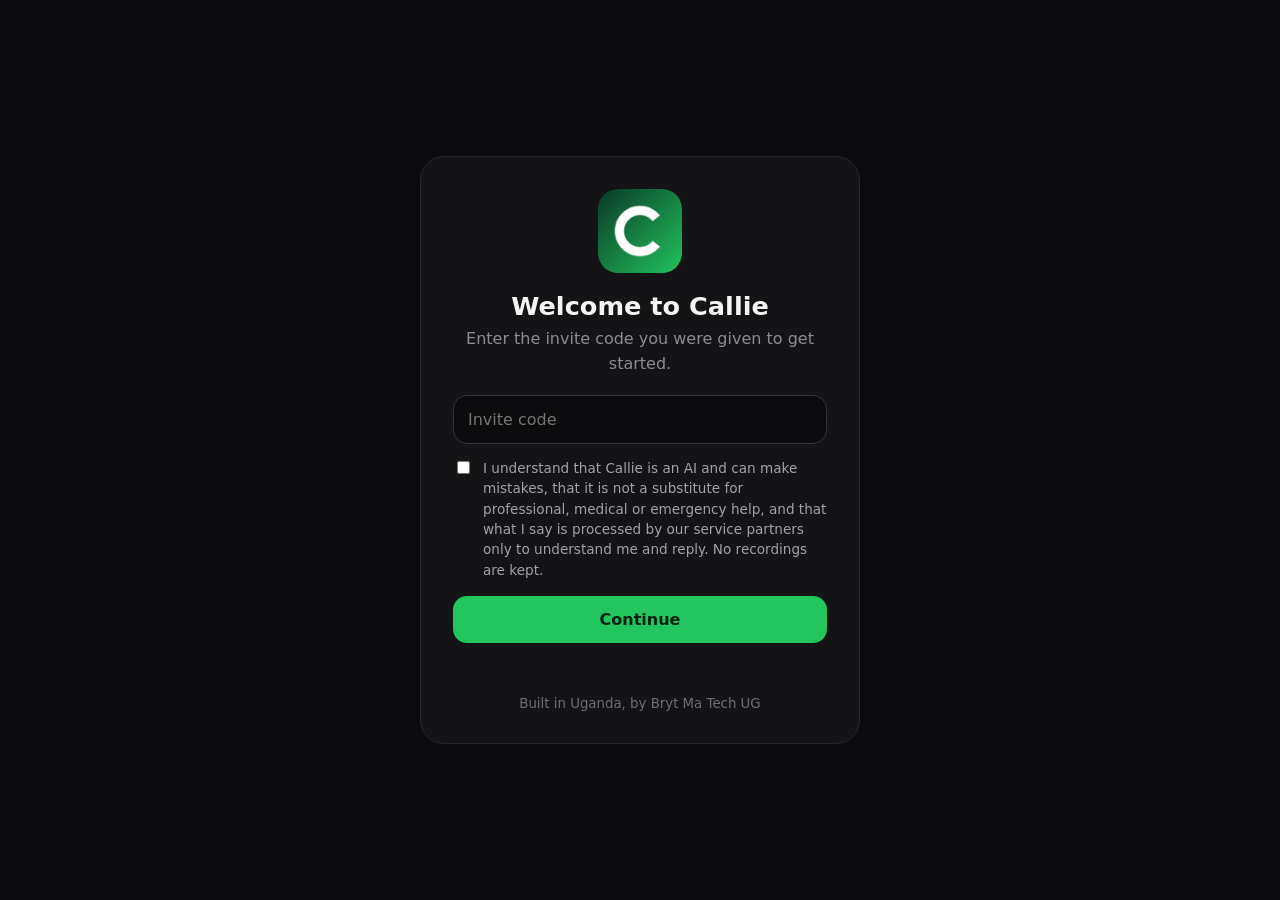
<file: client/pwa/login.html>
<!doctype html>
<html lang="en"><head><meta charset="utf-8"><meta name="viewport" content="width=device-width, initial-scale=1">
<link rel="icon" href="icons/icon-192.png"><title>Welcome to Callie</title>
<style>
*{box-sizing:border-box}body{margin:0;min-height:100vh;display:grid;place-items:center;background:#0b0b0d;color:#f4f4f5;font-family:system-ui,-apple-system,Segoe UI,sans-serif;padding:20px}
.card{width:100%;max-width:440px;background:#141417;border:1px solid #26262b;border-radius:24px;padding:32px;text-align:center}
img{width:84px;height:84px;border-radius:20px}h1{margin:14px 0 6px;font-size:1.6rem}p{color:#8b8b93;line-height:1.55;margin:0 0 18px}
input[type=text]{width:100%;padding:14px;border-radius:14px;border:1px solid #33333a;background:#0b0b0d;color:#fff;font:inherit;font-size:16px;margin-bottom:14px}
label{display:flex;gap:10px;align-items:flex-start;text-align:left;color:#a1a1aa;font-size:.85rem;line-height:1.5;margin-bottom:16px;cursor:pointer}label input{margin-top:3px;accent-color:#22c55e}
button{width:100%;padding:14px;border:0;border-radius:14px;background:#22c55e;color:#04210f;font:inherit;font-weight:700;cursor:pointer}
#msg{min-height:1.3em;margin:12px 0 0;color:#ffb4b4;font-size:.9rem}small{display:block;margin-top:22px;color:#6c6c75}
</style></head><body><div class="card">
<img src="icons/icon-192.png" alt=""><h1>Welcome to Callie</h1>
<p>Enter the invite code you were given to get started.</p>
<input id="code" type="text" placeholder="Invite code" autocomplete="off" autocapitalize="off">
<label><input id="agree" type="checkbox"><span>I understand that Callie is an AI and can make mistakes, that it is not a substitute for professional, medical or emergency help, and that what I say is processed by our service partners only to understand me and reply. No recordings are kept.</span></label>
<button id="go">Continue</button><p id="msg"></p><small>Built in Uganda, by Bryt Ma Tech UG</small></div>
<script>
const $ = id => document.getElementById(id);
$("go").onclick = async () => {
  $("msg").textContent = "";
  if (!$("agree").checked) { $("msg").textContent = "Please tick the box to continue."; return; }
  try {
    const r = await fetch("/api/login", { method: "POST", headers: { "Content-Type": "application/json" }, body: JSON.stringify({ code: $("code").value.trim(), agree: true }) });
    if (r.ok) { location.href = "/"; return; }
    $("msg").textContent = r.status === 429 ? "Too many tries. Please wait a minute." : "That code doesn't look right. Please check it and try again.";
  } catch (e) { $("msg").textContent = "Please check your connection and try again."; }
};
$("code").addEventListener("keydown", e => { if (e.key === "Enter") $("go").click(); });
</script></body></html>
</file>
